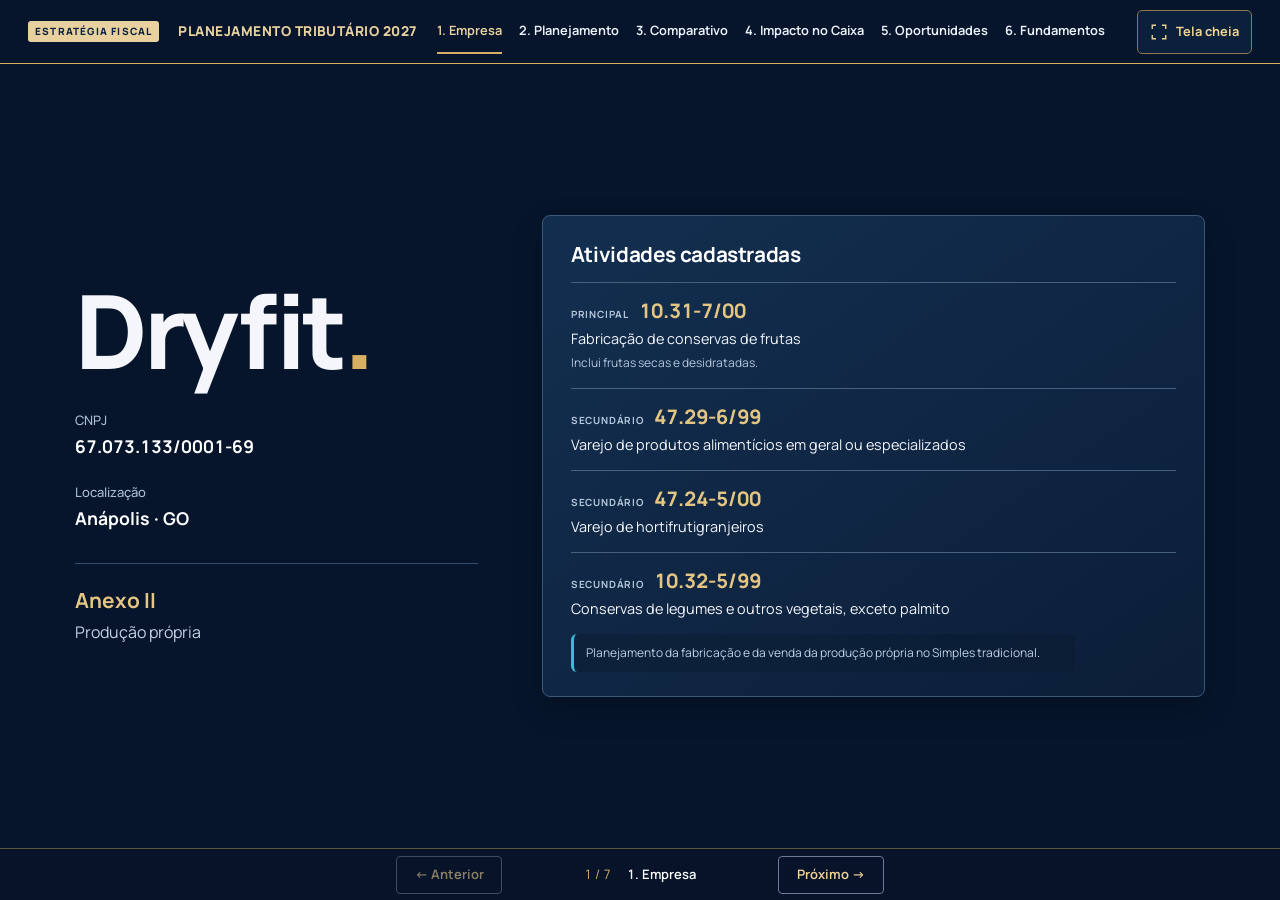
<file: index.html>
<!doctype html>
<html lang="pt-BR">
<head>
<meta charset="utf-8">
<meta name="viewport" content="width=device-width,initial-scale=1">
<meta name="theme-color" content="#081a34">
<link rel="icon" href="data:image/svg+xml,%3Csvg xmlns='http://www.w3.org/2000/svg' viewBox='0 0 32 32'%3E%3Crect width='32' height='32' rx='6' fill='%23081a34'/%3E%3Ctext x='7' y='24' fill='%23dfbb69' font-size='25'%3ED%3C/text%3E%3C/svg%3E">
<title>Planejamento Tributário 2027 · Apresentação Executiva Dryfit</title>
<link rel="stylesheet" href="./assets/css/painel_tributario.css">
<link rel="stylesheet" href="./assets/css/client_final.css">
<script src="./assets/js/three.global.js" defer></script><script src="./assets/js/painel_tributario.js" defer></script><script src="./assets/js/meeting_chart_3d.js" defer></script><script src="./assets/js/client_final.js" defer></script>
</head>
<body data-slide="empresa">

<header class="masthead">
  <a class="brand" href="#empresa">
    <span class="brand-badge">ESTRATÉGIA FISCAL</span>
    <span class="brand-name">PLANEJAMENTO TRIBUTÁRIO 2027</span>
  </a>
  <nav class="section-nav" aria-label="Navegação da apresentação">
    <a href="#empresa" aria-current="page">1. Empresa</a>
    <a href="#atuacao">2. Planejamento</a>
    <a href="#tributacao">3. Comparativo</a>
    <a href="#alternativas">4. Impacto no Caixa</a>
    <a href="#oportunidades">5. Oportunidades</a>
    <a href="#legislacao">6. Fundamentos</a>
    <a href="#tributos">7. Composição</a>
  </nav>
  <div id="fullscreenControl" class="fullscreen-control" hidden>
    <button type="button" id="fullscreenToggle" class="fullscreen-button" aria-label="Entrar em tela cheia" aria-pressed="false" title="Entrar em tela cheia">
      <svg viewBox="0 0 24 24" width="18" height="18" fill="none" stroke="currentColor" stroke-width="1.8" aria-hidden="true"><path d="M8 3H3v5M16 3h5v5M21 16v5h-5M8 21H3v-5"/></svg>
      <span id="fullscreenLabel">Tela cheia</span>
    </button>
    <p id="fullscreenMessage" class="fullscreen-message" role="status" hidden></p>
  </div>
</header>

<main class="page-width">

  <!-- SLIDE 1: EMPRESA E CNAES -->
  <section id="empresa" class="presentation-slide company-slide" data-slide><div class="company-identity"><h1 class="companywordmark">Dryfit<span>.</span></h1><div class="company-data"><div><span>CNPJ</span><strong>67.073.133/0001-69</strong></div><div><span>Localização</span><strong>Anápolis · GO</strong></div></div><div class="company-annexes"><div><strong>Anexo II</strong><span>Produção própria</span></div></div></div><div class="company-cnae"><h2>Atividades cadastradas</h2><div class="registered-cnae"><span>PRINCIPAL</span><strong>10.31-7/00</strong><p>Fabricação de conservas de frutas</p><small>Inclui frutas secas e desidratadas.</small></div><div class="registered-cnae"><span>SECUNDÁRIO</span><strong>47.29-6/99</strong><p>Varejo de produtos alimentícios em geral ou especializados</p></div><div class="registered-cnae"><span>SECUNDÁRIO</span><strong>47.24-5/00</strong><p>Varejo de hortifrutigranjeiros</p></div><div class="registered-cnae"><span>SECUNDÁRIO</span><strong>10.32-5/99</strong><p>Conservas de legumes e outros vegetais, exceto palmito</p></div><p class="cnae-note">Planejamento da fabricação e da venda da produção própria no Simples tradicional.</p></div></section>

  <!-- SLIDE 2: ESTRATÉGIA E PLANO DE AÇÃO -->
  <section id="atuacao" data-slide class="presentation-slide section-block" hidden>
    <div class="section-heading">
      <h2>Plano tributário da Dryfit para 2027</h2>
      <p><strong>Simples tradicional: regime definido para a Dryfit.</strong> Menor saída de caixa no cenário atual, com os impostos pagos em uma única guia.</p>
    </div>
    <div class="work-plan">
      <article>
        <span class="step-num">ETAPA 1</span>
        <h3>Cadastro fiscal dos produtos</h3>
        <p>Configurar matérias-primas e produtos acabados por <strong>NCM, composição e origem</strong>, com o cadastro fiscal adequado à fabricação.</p>
      </article>

      <article>
        <span class="step-num">ETAPA 2</span>
        <h3>Documentação e apuração</h3>
        <p>Emitir <strong>notas fiscais de entrada e saída</strong> conforme a operação, conferir compras de insumos e apurar as vendas da produção própria no Anexo II.</p>
      </article>

      <article>
        <span class="step-num">ETAPA 3</span>
        <h3>Benefício na produção própria</h3>
        <p>Aplicar a <strong>isenção de DIFAL</strong> às aquisições interestaduais de matérias-primas destinadas à produção própria.</p>
      </article>
    </div>
    <div class="plan-forecast" aria-label="Referência de recolhimento para 2027">
      <div><span>Receita mensal de referência</span><strong id="planRevenue">R$ 3.000,00</strong></div>
      <div><span>Imposto mensal da produção</span><strong id="planProduction">R$ 135,00</strong></div>
    </div>
    <p class="operation-footnote"><small>Se houver revenda de produtos adquiridos de terceiros, as receitas dessas vendas serão tributadas pelo Anexo I e apuradas separadamente da produção própria.</small></p>
  </section>

  <!-- SLIDE 3: COMPARATIVO DE RECOLHIMENTO -->
  <div class="page-title" hidden>
    <h1>Quanto a empresa recolhe por mês</h1>
    <p>Planejamento 2027 · indústria de alimentos · Anápolis / GO</p>
    <div class="company-meta">
      <span>CNPJ 67.073.133/0001-69</span>
      <span id="annexContext">Produção própria · Anexo II</span>
    </div>
  </div>

  <section id="tributacao" data-slide class="presentation-slide decision-stage" aria-label="Comparativo executivo de tributos" hidden>
    <aside class="controls">
      <div class="field">
        <label for="monthly">Receita mensal de referência</label>
        <output class="control-value" id="monthValue" for="monthly">R$ 3.000,00</output>
        <input id="monthly" type="range" min="3000" max="20000" step="500" value="3000">
        <div class="range-labels"><span>R$ 3 mil</span><span>R$ 15 mil</span><span>R$ 20 mil</span></div>
      </div>

      <div class="field activity-choice">
        <span class="field-label">Operação analisada</span>
        <div class="product-benefit-fixed"><strong>Fabricação própria · Anexo II</strong><span>Simples tradicional · alíquota inicial de 4,5%</span></div>
      </div>

      <div class="field product-choice">
        <span class="field-label">Frutas secas elegíveis</span>
        <div class="product-benefit-fixed"><strong>Redução de 60%</strong><span>Aplicada ao IBS/CBS por fora</span></div>
        <div class="segmented" role="group" aria-label="Tratamento fiscal dos produtos na reforma tributária" hidden>
          <button type="button" id="standardProduct" aria-pressed="false">Geral (11,3%)</button>
          <button type="button" id="foodProduct" aria-pressed="true">Redução 60%</button>
          <button type="button" id="zeroProduct" aria-pressed="false">Alíquota zero</button>
        </div>
        <p class="benefit-scope">Tratamento das frutas secas no cenário com IBS/CBS por fora.</p>
      </div>

      <button type="button" id="productsToggle" class="products-button" aria-haspopup="dialog">Produtos e NCMs analisados</button>

      <details class="history">
        <summary>Ajustar base acumulada (RBT12)</summary>
        <div class="segmented" role="group" aria-label="Base da receita acumulada">
          <button type="button" id="stable" aria-pressed="true">Receita constante</button>
          <button type="button" id="custom" aria-pressed="false">Informar RBT12</button>
        </div>
        <div id="rbtWrap" class="field" hidden>
          <label for="rbt">Receita acumulada em 12 meses</label>
          <output class="control-value" id="rbtValue" for="rbt">R$ 36.000,00</output>
          <input id="rbt" type="range" min="1000" max="360000" step="1000" value="36000">
        </div>
      </details>

      <button type="button" id="reset" class="reset-button">Voltar ao cenário inicial</button>
      <div id="inputError" role="alert" hidden></div>
    </aside>

    <div class="comparison-stage">
      <div class="comparison-heading">
        <h2>Simples tradicional e IBS/CBS por fora</h2>
        <div class="chart-credit-control">
          <label for="productCredit">Crédito estimado de IBS/CBS <output id="productCreditValue" for="productCredit" aria-live="polite">0%</output></label>
          <input id="productCredit" type="range" min="0" max="100" step="1" value="0" aria-describedby="productCreditHint">
          <span id="productCreditHint" class="credit-help">Parcela dos débitos coberta por créditos de entrada. Crédito exige nota idônea e liberação fiscal.</span>
        </div>
      </div>

      <!-- Comparação com composição do recolhimento por fora. -->
      <figure class="chart3d" aria-label="Comparação visual dos totais mensais com crédito estimado"><div class="columns"><div class="column-group integral"><div class="column-label"><h3>Simples tradicional</h3></div><div class="bar-space"><div class="tax-column" id="fullBar" style="--bar-height:139.45"><div class="column-total"><strong id="fullTotal">R$ 135,00</strong><span>/ mês</span><span class="column-rate" id="fullRate">4,50%</span></div></div></div><p class="chart-legend">DAS <strong id="fullDASshare">R$ 135,00</strong></p></div><div class="column-group external"><div class="column-label"><h3>IBS/CBS por fora</h3></div><div class="bar-space"><div class="tax-column" id="hybridBar" style="--bar-height:260"><div class="column-total"><strong id="hybridTotal">R$ 251,70</strong><span>/ mês</span><span class="column-rate" id="hybridRate">8,39%</span></div></div></div><p class="chart-legend"><span>DAS remanescente <strong id="hybridBase">R$ 116,10</strong></span><span>IBS/CBS líquido <strong id="hybridRegular">R$ 135,60</strong></span><span>Créditos estimados <strong id="productCreditAmount">R$ 0,00</strong></span></p></div></div><div class="chart-floor" aria-hidden="true"></div><figcaption class="estimate-note" id="scenarioLabel">Estimativa · créditos estimados: 0% · benefício só por fora</figcaption></figure>

      <div class="decision-message">
        <h3 id="decisionTitle">Impacto direto no caixa</h3>
        <p id="decisionText">Comparação de recolhimento sob os mesmos parâmetros de receita.</p>
        <strong id="monthlyGap">Diferença no pagamento: +R$ 116,70 / mês</strong>
      </div>

      <div class="tax-detail">
        <div>
          <span>CBS líquida</span>
          <strong id="cbsApplied">4,48%</strong>
          <small id="cbsAmount">R$ 134,40 / mês</small>
        </div>
        <div>
          <span>IBS líquida</span>
          <strong id="ibsApplied">0,04%</strong>
          <small id="ibsAmount">R$ 1,20 / mês</small>
        </div>
        <div>
          <span>Produto no híbrido</span>
          <strong id="reductionValue">Redução de 60%</strong>
          <small id="benefitProductHint">Frutas secas sem adição de açúcar</small>
        </div>
      </div>
      <p class="estimate-note">O controle simula créditos somente no IBS/CBS do regime regular; ele não altera o DAS do Simples tradicional.</p>
    </div>
  </section>

  <p id="statusText" class="sr-only" role="status" aria-live="polite"></p>

  <!-- SLIDE 4: IMPACTO NO CAIXA -->
  <section id="alternativas" data-slide class="presentation-slide section-block" hidden>
    <div class="section-heading">
      <h2>Efeito mensal no caixa</h2>
      <p><span id="comparisonScenario">Produção · Anexo II · Redução de 60%</span><br>Créditos conforme o percentual selecionado no comparativo.</p>
    </div>
    <div class="table-scroll" tabindex="0" role="region" aria-label="Tabela de faturamento e desembolso">
      <table class="comparison-table">
        <thead>
          <tr>
            <th scope="col">Receita Mensal</th>
            <th scope="col">Simples tradicional</th>
            <th scope="col">IBS/CBS por Fora</th>
            <th scope="col">Diferença Mensal</th>
            <th scope="col">Alíquota Efetiva Integral</th>
            <th scope="col">Alíquota Efetiva por Fora</th>
          </tr>
        </thead>
        <tbody id="comparisonRows"></tbody>
      </table>
    </div>
    <div class="regime-grid">
      <article>
        <h3>B2C · venda ao consumidor final</h3>
        <p>O preço dos produtos próprios e a margem da indústria consideram os tributos reunidos no DAS, conforme a faixa de faturamento.</p>
      </article>
      <article class="b2b-credit">
        <h3>B2B · venda a empresas</h3>
        <p><strong>Simples tradicional:</strong> imposto sobre o faturamento. Para o cliente B2B no regime regular, o crédito fica <strong>abaixo de 1% da venda</strong> nas faixas analisadas.</p>
        <p><strong>Simples com IBS/CBS por fora:</strong> esse cliente aproveita <strong>todo o IBS/CBS da nota</strong>, com crédito maior nas frutas secas tributadas.</p>
      </article>
      <article class="dryfit-credit">
        <h3>Créditos e documentação</h3>
        <p><strong>IBS/CBS por fora:</strong> a indústria aproveita créditos das compras elegíveis, comprovadas por nota fiscal.</p>
        <p><strong>Simples tradicional:</strong> não há desconto de créditos de IBS/CBS das compras.</p>
      </article>
    </div>
  </section>

  <!-- SLIDE 5: OPORTUNIDADES -->
  <section id="oportunidades" data-slide class="presentation-slide section-block" hidden>
    <div class="section-heading"><h2>Oportunidades na reforma tributária</h2><p>Redução de 60%, alíquota zero e créditos de IBS/CBS por produto.</p></div>
    <div class="opportunity-list">
      <article><div><h3>Maçã, damasco e ameixa secos</h3><span class="status">Redução de 60% · IBS/CBS</span></div><p>NCM 0813.30.00, 0813.10.00 e 0813.20.10/20, sem açúcar ou edulcorantes. No cenário regular de 2027: <strong>CBS estimada de 4,48% + IBS de 0,04%</strong>.</p></article>
      <article><div><h3>Coco dessecado</h3><span class="status">Alíquota zero · IBS/CBS</span></div><p>NCM 0801.11.00: <strong>CBS de 0% + IBS de 0%</strong> no regime regular. O DAS remanescente é devido no modelo por fora.</p></article>
      <article><div><h3>Créditos nas compras</h3><span class="status">Regime regular · notas fiscais</span></div><p>As notas fiscais das compras comprovam os créditos que podem reduzir IBS/CBS no regime regular, conforme as regras de aproveitamento.</p></article>
      <article><div><h3>Aplicação ao planejamento</h3><span class="status">Simples tradicional · decisão atual</span></div><p>As oportunidades acima estão demonstradas no comparativo com IBS/CBS por fora. As frutas secas e o coco analisados não têm monofasia de IBS/CBS. <strong>A Dryfit seguirá no Simples tradicional.</strong></p></article>
    </div>
    <button type="button" class="source-button" data-open-products>Consultar produtos e enquadramento</button>
  </section>

  <!-- SLIDE 6: FUNDAMENTO LEGAL -->
  <section id="legislacao" class="presentation-slide section-block legal-slide" data-slide hidden>
    <div class="section-heading"><h2>Fundamentos do planejamento</h2><p>Legislação e orientações oficiais consultadas em 12/11/2026.</p></div>
    <div class="legal-grid">
      <article><span class="law-label">Regime definido</span><h3>Simples tradicional</h3><p>Fabricação e venda da produção própria no Anexo II. Faixa determinada pelo faturamento acumulado.</p><strong>Recolhimento unificado no DAS</strong><a href="https://legis.senado.gov.br/norma/40180341/publicacao/40181429" target="_blank" rel="noopener noreferrer">LC 123/2006 e LC 214/2025 · art. 41</a></article>
      <article><span class="law-label">IBS/CBS por produto</span><h3>Frutas secas e coco dessecado</h3><p>Redução de 60% para frutas secas elegíveis e alíquota zero para coco dessecado. Aplicação no regime regular de IBS/CBS.</p><strong>Benefícios por NCM e composição</strong><a href="https://legis.senado.gov.br/norma/40180341/publicacao/40180967" target="_blank" rel="noopener noreferrer">LC 214 · Anexo VII</a><a href="https://legis.senado.gov.br/norma/40180341/publicacao/40181038" target="_blank" rel="noopener noreferrer">LC 214 · Anexo XV</a></article>
      <article><span class="law-label">ICMS no Simples · Goiás</span><h3>Tributação das vendas</h3><p>A isenção geral de hortifrutícolas não é aplicável à parcela do ICMS no DAS. Os NCMs analisados não constam da lista vigente de ST por produto.</p><strong>Manter o ICMS no DAS</strong><a href="https://orientacaotributaria.economia.go.gov.br/spo-web/perguntasfrequentes/perguntafrequente/20872" target="_blank" rel="noopener noreferrer">Economia/GO · orientação 20872</a></article>
      <article><span class="law-label">Compras interestaduais · Goiás</span><h3>Dispensa e isenção do DIFAL-SN</h3><p>Dispensa na faixa de receita analisada. Isenção para matéria-prima empregada na fabricação, nos termos da norma estadual.</p><strong>Redução do custo de entrada</strong><a href="https://appasp.economia.go.gov.br/legislacao/arquivos/Rcte/Anexos/ANEXO_20_DA_APURACAO_E_DO_PAGAMENTO_DO_ICMS_DIFAL_SN.htm" target="_blank" rel="noopener noreferrer">RCTE/GO · Anexo XX, art. 2º, IV</a><a href="https://appasp.economia.go.gov.br/legislacao/arquivos/Decretos/D_10611.htm" target="_blank" rel="noopener noreferrer">Anexo IX · art. 6º, CXXIV</a></article>
    </div>
    <button type="button" id="legalToggle" class="source-button">Consultar parecer e memória de cálculo</button>
  </section>
<!-- SLIDE 7: COMPOSIÇÃO DOS TRIBUTOS -->
  <section id="tributos" class="presentation-slide section-block" data-slide hidden>
    <div class="section-heading">
      <h2>Composição dos Tributos</h2>
      <p><span id="taxTableActivityRef">Produção · Anexo II</span> · receita <span id="taxTableMonthRef">R$ 3.000,00</span>.</p>
    </div>
    <div class="table-scroll">
      <table class="tax-table">
        <thead>
          <tr>
            <th scope="col">Tributo</th>
            <th scope="col">Simples tradicional<br>Alíquota Efetiva</th>
            <th scope="col">Valor no DAS</th>
            <th scope="col">IBS/CBS por Fora<br>Alíquota Efetiva</th>
            <th scope="col">Valor Recolhido</th>
            <th scope="col">Forma de Recolhimento</th>
          </tr>
        </thead>
        <tbody id="taxRows"></tbody>
        <tfoot>
          <tr>
            <th>Total Mensal</th>
            <td id="taxFullRate"></td>
            <td id="taxFullAmount"></td>
            <td id="taxHybridRate"></td>
            <td id="taxHybridAmount"></td>
            <td>DAS único / DAS e apuração regular</td>
          </tr>
        </tfoot>
      </table>
    </div>
    <div class="tax-explanation">
      <p><strong>Simples tradicional:</strong> recolhimento dos tributos da atividade no DAS, com a composição prevista no anexo correspondente.</p>
      <p><strong>IBS/CBS por fora:</strong> DAS remanescente somado ao IBS/CBS após o tratamento do produto e os créditos selecionados.</p>
    </div>
  </section>

  </main>

<!-- DIALOGS -->
<dialog id="legalDialog" class="products-dialog" aria-labelledby="legalTitle">
  <div class="dialog-heading">
    <h2 id="legalTitle">Parecer técnico e memória de cálculo</h2>
    <button type="button" id="closeLegal">Fechar</button>
  </div>
  <div class="detail-content">
    <p>Simulação elaborada sob a legislação vigente (LC 123/2006 e LC 214/2025) para o ano de 2027.</p>
    <p><strong>Produção própria:</strong> Anexo II, com alíquota inicial de 4,5%; a RBT12 determina a faixa. O comparativo apresenta a fabricação e a venda dos produtos da indústria.</p>
    <p><strong>Benefício por produto:</strong> a redução de 60% e a alíquota zero da LC 214 são aplicadas somente aos débitos de IBS/CBS do regime regular por fora. Não reduzem o DAS integral. Fundamento: LC 214, art. 41, §§ 2º e 3º, e <a href="https://www.planalto.gov.br/ccivil_03/leis/lcp/lcp123.htm#art24" target="_blank" rel="noopener noreferrer">LC 123, art. 24, § 1º</a>.</p>
    <p><strong>Monofasia na atividade apresentada:</strong> frutas secas e coco não integram a lista de combustíveis do art. 172 da LC 214/2025. Portanto, não há redução por monofasia de IBS/CBS para esses produtos. NCM e composição definem o tratamento do produto.</p>
    <p><strong>Créditos no regime regular:</strong> exigem compra elegível e nota fiscal idônea. <strong>Mercadoria comprada sem nota fiscal idônea não gera crédito apropriável.</strong> O aproveitamento segue as condições de recolhimento ou compensação do tributo e as exceções previstas no art. 48. Fundamento: LC 214, arts. 47–48.</p>
    <p><strong>Crédito do comprador B2B:</strong> a Dryfit não apropria créditos de entrada de IBS/CBS no DAS. O comprador que apura IBS/CBS no regime regular, inclusive optante pelo Simples com esses tributos por fora, pode aproveitar crédito limitado ao IBS/CBS devido pela Dryfit no Simples. O comprador com IBS/CBS no DAS não tem esse aproveitamento. Exigem-se aquisição elegível, nota fiscal eletrônica idônea e as condições dos arts. 47–48 da LC 214/2025, especialmente art. 47, § 9º, I e II.</p>
    <p><strong>Percentuais de crédito em 2027:</strong> no Anexo II, nas faixas abrangidas pela simulação, a CBS representa 13,85% do DAS e o IBS, 0,15% do DAS. Na faixa inicial, 4,5% × 13,85% = 0,62325% da venda em CBS; 4,5% × 0,15% = 0,00675% em IBS. Total: 0,63% da venda, ou R$ 6,30 em R$ 1.000. O cálculo acompanha a alíquota efetiva selecionada e não considera o DAS inteiro como crédito. Fundamento: LC 214/2025, Anexo XIX, tabela do Anexo II para 2027–2028. Valores ilustrativos; a apropriação utiliza os valores da operação fiscal.</p>
    <p><strong>ICMS em Goiás — vendas:</strong> para os NCMs 0813.10.00, 0813.20.10/20, 0813.30.00 e 0801.11.00, as operações usuais de venda da produção própria analisadas não estão na lista vigente de substituição pelas operações posteriores por produto. RCTE/GO, Anexo VIII, art. 32 e Apêndice II. A antiga lista do Apêndice X vigorou até 30/06/2007 e não fundamenta o enquadramento atual. Cadeias especiais de franquia, marketing direto e operações com outros destinos seguem suas próprias regras.</p>
    <p><strong>ICMS em Goiás — DAS:</strong> a orientação oficial 20872 da Economia/GO informa que a isenção geral para hortifrutícolas não abrange as saídas próprias do optante pelo Simples. Os benefícios gerais não autorizam excluir ICMS do DAS da Dryfit. A análise mantém o componente estadual.</p>
    <p><strong>DIFAL-SN nas entradas:</strong> RCTE/GO, Anexo XX, art. 2º, IV: compras abrangidas pela norma são dispensadas quando a receita acumulada é de até 10% do sublimite aplicável, equivalentes a R$ 360 mil com sublimite de R$ 3,6 milhões. A faixa anualizada apresentada, de R$ 36 mil a R$ 240 mil, está dentro do limite. No início de atividade, aplica-se a regra proporcional do dispositivo. A dispensa não alcança automaticamente compras para uso, consumo ou ativo imobilizado.</p>
    <p><strong>Matéria-prima da fabricação:</strong> Anexo IX, art. 6º, CXXIV: aquisições interestaduais empregadas na fabricação de nova espécie de mercadoria têm isenção do diferencial, observadas as exclusões do próprio dispositivo. Quando houver DIFAL-SN devido nas operações abrangidas, os arts. 3º e 4º do Anexo XX autorizam o cálculo reduzido previsto na norma. O benefício das entradas não altera a composição do DAS das vendas.</p>
    <p><strong>Alíquotas estimadas:</strong> referência CBS de 11,3% estimada pelo TCU, com redução transitória de 0,1 ponto: CBS 11,2% + IBS 0,1%. Com redução de 60%: CBS 4,48% e IBS 0,04%. <a href="https://portal.tcu.gov.br/imprensa/noticias/tcu-calcula-aliquota-de-referencia-de-113-para-novo-tributo-sobre-consumo" target="_blank" rel="noopener noreferrer">Estimativa oficial do TCU</a>.</p>
    <p><strong>Base do comparativo:</strong> receita mensal usada como base ilustrativa dos débitos de IBS/CBS; o controle desconta o percentual estimado de créditos informado. No cenário atual de referência, o crédito é 0%. A apuração fiscal utiliza as bases e os créditos efetivamente comprovados.</p>
    <p><strong>Tabela 2027–2028:</strong> <a href="https://legis.senado.gov.br/norma/40180341/publicacao/40181111" target="_blank" rel="noopener noreferrer">Anexo II · indústria</a>. O comparativo adota receita mensal constante para demonstrar o recolhimento da produção própria; a regra de início de atividade considera a receita proporcional acumulada.</p>
    <p><strong>Prazo IBS/CBS em 2027:</strong> para o primeiro semestre, a Receita informou opção até 30/10/2026 e cancelamento entre 03/11 e 20/12/2026. O planejamento apresentado mantém IBS/CBS no recolhimento do Simples tradicional. <a href="https://www.gov.br/receitafederal/pt-br/assuntos/noticias/2026/setembro/simples-nacional-2027-entenda-os-novos-prazos-e-faca-sua-escolha-com-consciencia-e-tranquilidade/" target="_blank" rel="noopener noreferrer">Receita Federal · prazos de 2027</a>. A apresentação não formaliza opção tributária.</p>
  </div>
</dialog>

<dialog id="productsDialog" class="products-dialog" aria-labelledby="productsTitle">
  <div class="dialog-heading">
    <div>
      <h2 id="productsTitle">Produtos analisados e classificação fiscal</h2>
      <p>Produtos analisados · tratamentos de IBS/CBS no regime regular.</p>
    </div>
    <button type="button" id="closeProducts">Fechar</button>
  </div>
  <div id="productCatalog" class="product-catalog">
    <article>
      <div>
        <h3>Maçã Desidratada</h3>
        <p>NCM 0813.30.00 · Sem adição de açúcar</p>
      </div>
      <div>
        <span>Redução de 60%</span>
        <strong>CBS 4,48% · IBS 0,04%</strong>
      </div>
      <button type="button" data-benefit="reduced" data-product="Maçã seca sem açúcar">Ver no comparativo</button>
    </article>

    <article>
      <div>
        <h3>Damasco Seco</h3>
        <p>NCM 0813.10.00 · Sem adição de açúcar</p>
      </div>
      <div>
        <span>Redução de 60%</span>
        <strong>CBS 4,48% · IBS 0,04%</strong>
      </div>
      <button type="button" data-benefit="reduced" data-product="Damasco seco sem açúcar">Ver no comparativo</button>
    </article>

    <article>
      <div>
        <h3>Ameixa Seca</h3>
        <p>NCM 0813.20.10 com caroço / 0813.20.20 sem caroço</p>
      </div>
      <div>
        <span>Redução de 60%</span>
        <strong>CBS 4,48% · IBS 0,04%</strong>
      </div>
      <button type="button" data-benefit="reduced" data-product="Ameixa seca sem açúcar">Ver no comparativo</button>
    </article>

    <article class="zero-product">
      <div>
        <h3>Coco Dessecado</h3>
        <p>NCM 0801.11.00 · Sem edulcorantes</p>
      </div>
      <div>
        <span>Alíquota Zero Específica</span>
        <strong>CBS 0,00% · IBS 0,00%</strong>
      </div>
      <p class="zero-info">Alíquota zero de IBS e CBS.</p>
    </article>
  </div>

  <div class="product-conditions">
    <h3>Requisitos para a Redução de 60%:</h3>
    <ul>
      <li>Sem adição de açúcar ou outros edulcorantes; NCM e composição compatíveis com os produtos beneficiados.</li>
      <li>Respeitar as exclusões de nozes, castanhas e frutas não regionais; misturas exigem análise de todos os componentes.</li>
      <li>Benefício na apuração regular de IBS/CBS, após opção pelo modelo por fora. O DAS integral não muda.</li>
    </ul>
  </div>
  <button type="button" id="applyFoodBenefit" class="apply-benefit">Aplicar Redução de 60%</button>
</dialog>

<div class="mobile-summary" aria-label="Resumo do comparativo">
  <div>
    <span>Simples tradicional</span>
    <strong id="mobileFull">R$ 135,00</strong>
  </div>
  <div>
    <span>IBS/CBS por Fora</span>
    <strong id="mobileHybrid">R$ 251,70</strong>
  </div>
</div>

<footer class="slide-controls">
  <button type="button" id="prevSlide" aria-label="Slide anterior">← Anterior</button>
  <div class="slide-indicator">
    <span id="slideCount">1 / 7</span>
    <strong id="slideTitle">1. Empresa</strong>
  </div>
  <button type="button" id="nextSlide" aria-label="Próximo slide">Próximo →</button>
</footer>

</body>
</html>
</file>
<file: assets/css/painel_tributario.css>
@layer reset, base, components, responsive, print;

@layer reset {
  *, *::before, *::after { box-sizing: border-box; }
  html { scroll-behavior: smooth; }
  body, h1, h2, h3, p, figure, fieldset, dl, dd, ol { margin: 0; }
  button, input, select { font: inherit; }
  button { color: inherit; }
  [hidden] { display: none !important; }
}

@layer base {
  :root {
    color-scheme: light;
    --page: #f4f6f8;
    --paper: #fff;
    --paper-warm: #fbfaf6;
    --ink: #14263d;
    --muted: #526276;
    --line: #dce2e9;
    --soft: #edf1f5;
    --navy: #081a34;
    --navy-deep: #06152b;
    --navy-raised: #102746;
    --navy-line: #29425f;
    --on-navy: #f5f6f7;
    --on-navy-muted: #c4cfda;
    --gold: #d6af64;
    --gold-soft: #e8d19f;
    --blue: #64bad2;
    --blue-deep: #367f9e;
    --success: #2b755d;
    --success-soft: #e7f1eb;
    --warning: #995323;
    --warning-soft: #fbf0df;
    --error: #a1262d;
    --error-soft: #fff0f0;
    --focus: #2b718c;
    --radius: 14px;
    font-family: "Segoe UI Variable", "Aptos", Inter, system-ui, sans-serif;
    color: var(--ink);
    background: var(--page);
    font-size: 16px;
    font-synthesis: none;
    text-rendering: optimizeLegibility;
  }

  body { min-width: 320px; line-height: 1.55; -webkit-font-smoothing: antialiased; }
  ::selection { color: var(--navy); background: var(--gold-soft); }
  a { color: #1b6385; text-underline-offset: .2em; text-decoration-thickness: 1px; }
  a:hover { text-decoration-thickness: 2px; }
  button, select, summary { cursor: pointer; }
  button { touch-action: manipulation; }
  input, select, output, strong, td, dd { font-variant-numeric: tabular-nums; }
  input { caret-color: var(--navy); }
  button:disabled, input:disabled { opacity: .56; cursor: not-allowed; }
  :focus-visible { outline: 3px solid var(--focus); outline-offset: 3px; }

  h1 { font-size: 2.25rem; line-height: 1.12; font-weight: 680; letter-spacing: -.03em; }
  h2 { font-size: 1.25rem; line-height: 1.3; font-weight: 680; letter-spacing: -.018em; }
  h3 { font-size: 1rem; line-height: 1.35; font-weight: 660; letter-spacing: -.01em; }
  p { max-width: 72ch; }
  .page-width { width: min(1320px, calc(100% - 64px)); margin-inline: auto; }
  .hint { color: var(--muted); font-size: .8125rem; line-height: 1.55; }
  .sr-only { position: absolute; width: 1px; height: 1px; padding: 0; margin: -1px; overflow: hidden; clip: rect(0,0,0,0); white-space: nowrap; border: 0; }
  .skip { position: absolute; z-index: 30; top: -80px; left: 20px; padding: 12px 16px; background: var(--paper); color: var(--navy); border: 1px solid var(--line); border-radius: 6px; }
  .skip:focus { top: 12px; }
}

@layer components {
  .masthead { display: flex; align-items: center; justify-content: space-between; gap: 22px; min-height: 68px; border-bottom: 1px solid var(--line); }
  .brand { display: flex; align-items: center; gap: 11px; min-width: 0; color: var(--navy); }
  .brand-symbol { width: 30px; height: 30px; flex: none; stroke: #a77b2e; stroke-width: 1.8; fill: none; }
  .brand-name { font-size: .875rem; font-weight: 680; letter-spacing: .005em; }
  .header-actions { display: flex; align-items: center; gap: 14px; }
  .header-actions button { min-height: 44px; padding: 9px 15px; border: 1px solid #c7d1dc; border-radius: 6px; background: var(--paper); color: var(--navy); font-size: .8125rem; font-weight: 620; }
  .header-actions button:hover { border-color: #a77b2e; background: #fbf8f0; }

  .section-nav { display: flex; align-items: center; gap: 27px; min-height: 48px; border-bottom: 1px solid var(--line); overflow-x: auto; scrollbar-width: none; }
  .section-nav::-webkit-scrollbar { display: none; }
  .section-nav a { display: inline-flex; align-items: center; min-height: 44px; flex: none; color: #43566e; text-decoration: none; font-size: .8125rem; font-weight: 580; }
  .section-nav a:hover { color: #8a6322; }

  .page-title { padding-block: clamp(25px, 3.5vw, 42px) clamp(24px, 3vw, 36px); }
  .page-title h1 { color: var(--navy); }
  .page-title>p { margin-top: 8px; color: var(--muted); font-size: .9375rem; }
  .company-meta { display: flex; flex-wrap: wrap; gap: 8px 18px; margin-top: 14px; color: #43566e; font-size: .8125rem; }
  .company-meta>*+* { position: relative; }
  .company-meta>*+*::before { content: ""; position: absolute; left: -10px; top: .4em; width: 1px; height: .9em; background: #b9c3ce; }

  .decision-stage { display: grid; grid-template-columns: minmax(285px, .76fr) minmax(0, 1.64fr); align-items: stretch; overflow: hidden; border: 1px solid #c8d1dc; border-radius: var(--radius); background: var(--navy); box-shadow: 0 14px 38px #10274412; }
  .controls { min-width: 0; padding: clamp(22px, 2.4vw, 32px); background: var(--paper-warm); border-right: 1px solid var(--line); }
  .controls h2 { margin-bottom: 23px; color: var(--navy); }
  .field { min-width: 0; }
  .field+.field { margin-top: 23px; }
  .field label { display: flex; align-items: baseline; justify-content: space-between; gap: 10px; margin-bottom: 5px; color: #34455a; font-size: .8125rem; font-weight: 640; }
  .control-value { display: block; color: var(--navy); font-size: 1.75rem; font-weight: 690; line-height: 1.16; letter-spacing: -.025em; }
  .control-value output { color: inherit; }
  .range-labels { display: flex; justify-content: space-between; gap: 12px; color: #5b6a7d; font-size: .75rem; line-height: 1.35; }
  .field .hint { margin-top: 5px; }

  input[type="range"] { --range-color: #a47a2e; display: block; width: 100%; min-width: 0; min-height: 44px; margin: 7px 0 0; padding: 0; appearance: none; background: transparent; accent-color: var(--range-color); cursor: pointer; touch-action: pan-y; }
  input[type="range"]::-webkit-slider-runnable-track { height: 5px; border: 0; border-radius: 99px; background: #d7dde2; }
  input[type="range"]::-webkit-slider-thumb { width: 19px; height: 19px; margin-top: -7px; appearance: none; border: 3px solid #fff; border-radius: 50%; background: var(--range-color); box-shadow: 0 0 0 1px var(--range-color), 0 2px 5px #081a3426; }
  input[type="range"]::-moz-range-track { height: 5px; border: 0; border-radius: 99px; background: #d7dde2; }
  input[type="range"]::-moz-range-progress { height: 5px; border-radius: 99px; background: var(--range-color); }
  input[type="range"]::-moz-range-thumb { width: 13px; height: 13px; border: 3px solid #fff; border-radius: 50%; background: var(--range-color); box-shadow: 0 0 0 1px var(--range-color), 0 2px 5px #081a3426; }
  input[type="range"]:focus-visible { outline: 0; }
  input[type="range"]:focus-visible::-webkit-slider-thumb { box-shadow: 0 0 0 4px #2b718c36, 0 0 0 6px var(--focus); }
  input[type="range"]:focus-visible::-moz-range-thumb { box-shadow: 0 0 0 4px #2b718c36, 0 0 0 6px var(--focus); }

  .segmented { display: grid; grid-template-columns: 1fr 1fr; gap: 4px; margin-top: 8px; padding: 4px; border: 1px solid #d7dde3; border-radius: 7px; background: #eef1f4; }
  .segmented button, .product-choice button { min-width: 0; min-height: 44px; padding: 8px 9px; border: 1px solid transparent; border-radius: 5px; background: transparent; color: #536378; text-align: center; font-size: .75rem; line-height: 1.35; font-weight: 560; }
  .segmented button:hover, .product-choice button:hover { color: var(--navy); background: #f9fafb; }
  .segmented button[aria-pressed="true"], .product-choice button[aria-pressed="true"] { border-color: #d3c194; background: #fffdf8; color: #684d1c; font-weight: 680; box-shadow: 0 1px 3px #081a3414; }
  #rbtWrap { margin-top: 18px; }
  .product-choice { display: grid; grid-template-columns: 1fr 1fr; gap: 7px; margin-top: 20px; padding-top: 17px; border-top: 1px solid #dce2e4; }
  .product-choice button { border-color: #d7dde3; background: #fff; }
  .product-choice button[aria-pressed="true"] { border-color: #b99b5e; background: #fbf8f0; }
  .controls .hint { color: #566578; }
  .controls .field>.hint { margin-top: 5px; }
  .input-error { margin-top: 13px; padding: 10px 12px; border: 1px solid #e7b7b7; border-radius: 6px; color: var(--error); background: var(--error-soft); font-size: .8125rem; }

  .comparison-stage { min-width: 0; padding: clamp(24px, 3.4vw, 44px); color: var(--on-navy); background: var(--navy); }
  .comparison-stage :focus-visible { outline-color: var(--gold-soft); }
  .comparison-heading { display: flex; align-items: end; justify-content: space-between; gap: 20px; padding-bottom: 17px; border-bottom: 1px solid var(--navy-line); }
  .comparison-heading h2 { color: var(--on-navy); font-size: 1.25rem; }
  .comparison-heading p { margin-top: 5px; color: var(--on-navy-muted); font-size: .8125rem; }
  .chart-credit-control { display: grid; width: min(100%, 250px); flex: 0 0 auto; gap: 2px; padding: 6px 10px; border: 1px solid #39516b; border-radius: 6px; background: #0b2039; }
  .chart-credit-control label { display: flex; align-items: center; justify-content: space-between; gap: 8px; margin: 0; color: var(--on-navy); font-size: .75rem; font-weight: 640; }
  .chart-credit-control output { color: var(--gold-soft); font-size: .875rem; font-weight: 750; font-variant-numeric: tabular-nums; }
  .chart-credit-control input[type="range"] { --range-color: var(--gold); min-height: 28px; margin: 0; }
  .chart-credit-control input[type="range"]::-webkit-slider-runnable-track { background: #52677f; }
  .credit-help { color: #c3d0d9; font-size: .68rem; line-height: 1.35; }

  .chart3d { padding-top: 24px; }
  .columns { display: grid; grid-template-columns: repeat(2, minmax(0, 1fr)); align-items: end; gap: clamp(28px, 7vw, 76px); min-height: 360px; padding: 0 clamp(10px, 5vw, 56px); }
  .column-group { display: grid; grid-template-rows: auto auto auto 1fr; align-items: end; justify-items: center; min-width: 0; height: 100%; }
  .column-label { width: 100%; min-height: 42px; color: var(--on-navy); text-align: center; }
  .column-label h3 { font-size: .875rem; font-weight: 620; }
  .column-total { display: block; margin-top: 3px; color: var(--gold-soft); font-size: 1.25rem; line-height: 1.25; font-weight: 690; letter-spacing: -.015em; text-align: center; }
  .column-rate { display: block; margin-top: 3px; color: var(--on-navy-muted); font-size: .75rem; text-align: center; }
  .bar-space { position: relative; display: flex; align-items: end; justify-content: center; width: 100%; height: 292px; margin-top: 14px; }
  .tax-column { position: relative; z-index: 1; display: flex; flex-direction: column; justify-content: flex-start; width: clamp(62px, 8vw, 92px); height: calc(var(--bar-height, 220) * 1px); max-height: 280px; min-height: 18px; overflow: visible; border: 1px solid #ffffff1f; background: #347d96; transform: translateX(-7px); transform-origin: bottom center; }
  .column-group.integral .tax-column { background: #347d96; }
  .column-group.external .tax-column { background: #ae8745; }
  .bar-segment { display: block; flex: 0 0 auto; width: 100%; min-height: 0; }
  .bar-segment.base { height: var(--das-height, 0%); background: var(--blue); }
  .bar-segment.regular { height: var(--regular-height, 0%); background: var(--gold); }
  .column-group.external .bar-segment.base { background: #77bfd0; }
  .column-group.external .bar-segment.regular { background: #d6af64; }
  .tax-column::before, .tax-column::after { position: absolute; z-index: -1; content: ""; pointer-events: none; }
  .tax-column::before { inset: -8px 0 auto 0; height: 8px; clip-path: polygon(0 100%, 9px 0, 100% 0, calc(100% - 9px) 100%); background: #9ad2df; }
  .tax-column::after { top: 0; right: -14px; width: 14px; height: 100%; clip-path: polygon(0 0, 100% 8px, 100% 100%, 0 calc(100% - 8px)); background: #225970; }
  .column-group.external .tax-column::before { background: #e8d19f; }
  .column-group.external .tax-column::after { background: #806432; }
  .chart-floor { width: 100%; height: 1px; margin-top: -1px; background: #6d8094; }
  .chart-legend { display: flex; flex-wrap: wrap; justify-content: center; gap: 9px 22px; margin-top: 20px; color: var(--on-navy-muted); font-size: .75rem; }
  .chart-legend>* { display: inline-flex; align-items: center; gap: 7px; }
  .chart-legend i { width: 9px; height: 9px; border-radius: 2px; background: var(--blue); }
  .chart-legend .regular-key i { background: var(--gold); }

  .decision-message { display: grid; grid-template-columns: minmax(0, 1fr) auto; align-items: center; gap: 20px; margin-top: 26px; padding: 19px 0 2px; border-top: 1px solid var(--navy-line); }
  .decision-message h3 { color: var(--gold-soft); font-size: .9375rem; }
  .decision-message p { margin-top: 5px; color: var(--on-navy-muted); font-size: .8125rem; }
  .breakeven { display: grid; gap: 3px; justify-items: end; padding-left: 20px; border-left: 1px solid var(--navy-line); text-align: right; }
  .breakeven span { color: var(--on-navy-muted); font-size: .75rem; }
  .breakeven strong { color: var(--gold-soft); font-size: 1.25rem; line-height: 1.2; }
  .estimate-note { margin-top: 16px; color: #c3d0d9; font-size: .75rem; }

  section#alternativas, section#oportunidades, section#atuacao { scroll-margin-top: 20px; }
  #alternativas { padding-top: clamp(40px, 6vw, 70px); }
  .section-heading { display: flex; align-items: end; justify-content: space-between; gap: 24px; margin-bottom: 17px; }
  .section-heading h2 { color: var(--navy); font-size: 1.4rem; }
  .section-heading p { max-width: 48ch; color: var(--muted); font-size: .875rem; }
  .table-scroll { overflow-x: auto; border: 1px solid var(--line); border-radius: 8px; background: var(--paper); scrollbar-color: #8b9aaa #e9edf1; scrollbar-width: thin; }
  table { width: 100%; min-width: 650px; border-collapse: collapse; background: var(--paper); font-size: .8125rem; }
  th, td { padding: 13px 15px; border-bottom: 1px solid #e5e9ed; text-align: left; vertical-align: top; }
  thead th { color: #4e5f73; background: #f1f3f5; font-size: .75rem; font-weight: 660; letter-spacing: .025em; white-space: nowrap; }
  tbody tr:last-child th, tbody tr:last-child td { border-bottom: 0; }
  tbody th { color: var(--navy); font-weight: 660; }
  tbody tr:hover { background: #f8f9fa; }
  .table-scroll:focus-visible { outline-offset: 2px; }
  .section-heading+.table-scroll { margin-top: 4px; }
  #alternativas>.hint { margin-top: 10px; }

  .regime-grid { display: grid; grid-template-columns: repeat(3, minmax(0, 1fr)); gap: 0 28px; margin-top: 27px; border-top: 1px solid #cfd7df; }
  .regime-grid article { min-width: 0; padding: 20px 0 16px; border-bottom: 1px solid #dfe4e9; }
  .regime-grid h3 { color: var(--navy); font-size: .9375rem; }
  .regime-grid p { margin-top: 7px; color: #4d5d71; font-size: .8125rem; line-height: 1.55; }
  .regime-grid .status { display: inline-flex; margin-top: 10px; color: #315f50; font-size: .75rem; font-weight: 640; }
  .regime-grid .status::before { content: ""; width: 7px; height: 7px; margin: .42em 7px 0 0; flex: none; border-radius: 50%; background: #5c9677; }
  .regime-grid .status.caution { color: #845823; }
  .regime-grid .status.caution::before { background: var(--gold); }

  #oportunidades { padding-top: clamp(40px, 6vw, 68px); }
  .opportunity-list { border-top: 1px solid #cfd7df; }
  .opportunity-list article { display: grid; grid-template-columns: 32px minmax(0, 1fr); gap: 12px; padding: 19px 0; border-bottom: 1px solid #dfe4e9; }
  .opportunity-number { padding-top: 1px; color: #9b762f; font-size: .75rem; font-weight: 680; font-variant-numeric: tabular-nums; }
  .opportunity-list h3 { color: var(--navy); }
  .opportunity-list p { margin-top: 5px; color: #4d5d71; font-size: .875rem; }
  .opportunity-list .status { display: inline-flex; align-items: center; min-height: 25px; margin-top: 8px; padding: 2px 8px; border: 1px solid #d4dfd8; border-radius: 4px; color: #315f50; background: #f2f7f3; font-size: .75rem; font-weight: 620; }
  .opportunity-list .status.caution { border-color: #e5d5b2; color: #79571d; background: #fbf8f0; }

  #atuacao { padding-top: clamp(40px, 6vw, 68px); }
  .work-plan { display: grid; grid-template-columns: repeat(3, minmax(0, 1fr)); gap: 26px; margin-top: 18px; padding-top: 20px; border-top: 1px solid #cfd7df; }
  .work-plan article { min-width: 0; }
  .work-plan h3 { color: var(--navy); }
  .work-plan p { margin-top: 6px; color: #4d5d71; font-size: .8125rem; }
  .closing-line { margin-top: 28px; padding: 15px 0; border-top: 1px solid #cfd7df; border-bottom: 1px solid #cfd7df; color: var(--navy); font-size: 1rem; font-weight: 650; }

  .technical-notes { margin-top: 22px; border-top: 1px solid #cfd7df; }
  .technical-notes details { border-bottom: 1px solid #dfe4e9; }
  .technical-notes summary { display: flex; align-items: center; justify-content: space-between; gap: 18px; min-height: 56px; padding-block: 14px; color: #273a52; font-size: .875rem; font-weight: 620; list-style: none; cursor: pointer; }
  .technical-notes summary::-webkit-details-marker { display: none; }
  .technical-notes summary::after { content: "+"; color: #906a28; font-size: 1.25rem; font-weight: 400; }
  .technical-notes details[open] summary::after { content: "−"; }
  .technical-notes summary:hover { color: #8a6322; }
  .detail-content { max-width: 80ch; padding: 0 0 20px; color: #43546a; font-size: .875rem; }
  .detail-content p+p, .detail-content ul+p { margin-top: 10px; }
  .detail-content ul, .detail-content ol { padding-left: 21px; }
  .detail-content li+li { margin-top: 6px; }
  .foot { display: flex; justify-content: space-between; gap: 18px; margin-top: 30px; padding-block: 19px 28px; border-top: 1px solid var(--line); color: var(--muted); font-size: .8125rem; }

  .presenter-notes:not([hidden]) { position: fixed; z-index: 20; inset: 0 0 0 auto; display: block; width: min(440px, 100vw); overflow-y: auto; padding: 28px; border-left: 1px solid #b5c1ce; background: var(--paper-warm); box-shadow: -18px 0 54px #081a342c; }
  .presenter-notes button#closeNotes { display: inline-flex; align-items: center; justify-content: center; min-width: 44px; min-height: 44px; margin-bottom: 22px; padding: 8px 13px; border: 1px solid #c7d1dc; border-radius: 6px; color: var(--navy); background: var(--paper); }
  .presenter-notes ol { padding-left: 22px; color: #43546a; }
  .presenter-notes li { padding: 0 0 14px 4px; }
  .mobile-summary { display: none; }
}

@layer responsive {
  @media (max-width: 1080px) {
    .page-width { width: calc(100% - 48px); }
    .decision-stage { grid-template-columns: minmax(265px, .78fr) minmax(0, 1.42fr); }
    .controls { padding: 22px; }
    .comparison-stage { padding: 28px; }
    .columns { gap: 30px; padding-inline: 12px; }
    .results strong { font-size: 1.35rem; }
  }

  @media (max-width: 820px) {
    .decision-stage { grid-template-columns: 1fr; }
    .controls { display: grid; grid-template-columns: repeat(2, minmax(0, 1fr)); gap: 18px 24px; border-right: 0; border-bottom: 1px solid var(--line); }
    .controls h2 { grid-column: 1 / -1; margin-bottom: 0; }
    .field+.field, #rbtWrap { margin-top: 0; }
    .product-choice { grid-column: 1 / -1; margin-top: 0; }
    .comparison-stage { padding: 30px; }
    .columns { max-width: 650px; margin-inline: auto; }
    .regime-grid { gap: 0 20px; }
    .work-plan { gap: 19px; }
  }

  @media (max-width: 600px) {
    .page-width { width: calc(100% - 32px); }
    .masthead { min-height: 60px; }
    .brand { gap: 8px; }
    .brand-symbol { width: 25px; height: 25px; }
    .brand-name { font-size: .75rem; }
    .header-actions { gap: 6px; }
    .header-actions button { min-height: 42px; padding-inline: 10px; font-size: .75rem; }
    .section-nav { gap: 21px; min-height: 45px; }
    .section-nav a { min-height: 42px; font-size: .75rem; }
    .page-title { padding-block: 23px 21px; }
    h1 { font-size: 1.8rem; }
    .page-title>p { font-size: .875rem; line-height: 1.55; }
    .company-meta { gap: 6px 15px; margin-top: 10px; font-size: .75rem; }
    .decision-stage { border-radius: 11px; }
    .controls { display: block; padding: 20px; }
    .controls h2 { margin-bottom: 18px; }
    .field+.field, #rbtWrap { margin-top: 19px; }
    .product-choice { margin-top: 19px; padding-top: 15px; }
    .control-value { font-size: 1.55rem; }
    .comparison-stage { padding: 21px 16px 22px; }
    .comparison-heading { display: block; padding-bottom: 13px; }
    .chart-credit-control { margin-top: 10px; }
    .comparison-heading h2 { font-size: 1.0625rem; }
    .columns { grid-template-columns: repeat(2, minmax(0, 1fr)); gap: 20px; min-height: 326px; padding: 0 9px; }
    .column-label { min-height: 43px; }
    .column-label h3 { font-size: .75rem; }
    .column-total { font-size: 1.0625rem; }
    .column-rate { font-size: .75rem; }
    .bar-space { height: 254px; margin-top: 10px; }
    .tax-column { width: 58px; transform: translateX(-7px); }
    .chart-legend { justify-content: flex-start; gap: 8px 15px; margin-top: 15px; font-size: .75rem; }
    .decision-message { grid-template-columns: 1fr; gap: 13px; margin-top: 20px; padding-top: 15px; }
    .breakeven { justify-items: start; padding: 0; border: 0; text-align: left; }
    .estimate-note { margin-top: 12px; }
    #alternativas, #oportunidades, #atuacao { padding-top: 40px; }
    .section-heading { display: block; margin-bottom: 12px; }
    .section-heading h2 { font-size: 1.2rem; }
    .section-heading p { margin-top: 5px; font-size: .8125rem; }
    table { min-width: 620px; }
    .regime-grid { grid-template-columns: 1fr; gap: 0; margin-top: 21px; }
    .regime-grid article { padding-block: 16px; }
    .opportunity-list article { grid-template-columns: 25px minmax(0, 1fr); gap: 8px; padding-block: 16px; }
    .opportunity-list p { font-size: .8125rem; }
    .work-plan { grid-template-columns: 1fr; gap: 17px; }
    .closing-line { margin-top: 20px; font-size: .9375rem; }
    .technical-notes summary { min-height: 52px; gap: 10px; font-size: .8125rem; }
    .detail-content { font-size: .8125rem; }
    .foot { flex-direction: column; gap: 7px; }
    .presenter-notes:not([hidden]) { width: 100%; padding: 22px 20px; }
    .mobile-summary { position: fixed; z-index: 10; inset: auto 0 0; display: grid; grid-template-columns: 1fr 1fr; gap: 1px; padding: 9px 12px max(9px, env(safe-area-inset-bottom)); border-top: 1px solid var(--navy-line); background: var(--navy-deep); box-shadow: 0 -8px 26px #081a341e; color: var(--on-navy); }
    .mobile-summary>* { min-width: 0; padding: 2px 8px; }
    .mobile-summary>*+* { border-left: 1px solid var(--navy-line); }
    .mobile-summary span { display: block; color: var(--on-navy-muted); font-size: .75rem; line-height: 1.3; }
    .mobile-summary strong { display: block; margin-top: 2px; color: var(--gold-soft); font-size: 1rem; line-height: 1.25; white-space: nowrap; }
    body { padding-bottom: 72px; }
  }

  @media (max-width: 370px) {
    .header-actions button { padding-inline: 8px; }
    .brand-name { max-width: 130px; line-height: 1.2; }
    .comparison-stage { padding-inline: 13px; }
    .columns { gap: 13px; padding-inline: 4px; }
    .tax-column { width: 51px; }
    .column-total { font-size: 1rem; }
    .controls { padding-inline: 16px; }
  }
}

@layer print {
  @media print {
    :root { color-scheme: light; font-size: 10pt; --page: #fff; }
    body { min-width: 0; padding: 0; background: #fff; color: #14263d; }
    .page-width { width: 100%; }
    .header-actions, .section-nav, .skip, .mobile-summary, .presenter-notes { display: none !important; }
    .decision-stage { grid-template-columns: 250px 1fr; border: 1px solid #bdc6cf; box-shadow: none; }
    .controls, .comparison-stage { padding: 14px; }
    .comparison-stage { color: #14263d; background: #fff; }
    .comparison-stage h2, .comparison-heading h2, .column-label, .column-label h3, .column-total, .column-rate, .decision-message h3, .decision-message p, .breakeven span, .breakeven strong, .estimate-note, .chart-legend { color: #14263d; }
    .comparison-heading, .decision-message { border-color: #b8c1ca; }
    .comparison-stage svg text { fill: #43546a; }
    .comparison-stage svg .chart-grid { stroke: #ccd3da; }
    .comparison-stage svg .chart-scope { fill: #edf2ef; }
    .comparison-stage svg .rate-curve { stroke: #92702f; }
    .columns { min-height: 280px; }
    .bar-space { height: 230px; }
    .tax-column { print-color-adjust: exact; -webkit-print-color-adjust: exact; }
    .table-scroll { overflow: visible; }
    table { min-width: 0; font-size: 8pt; }
    th, td { padding: 7px 8px; }
    .regime-grid, .work-plan { break-inside: avoid; }
    details { break-inside: avoid; }
    details:not([open])>.detail-content { display: none; }
    a { color: #14263d; }
  }
}
/* Client presentation: follows the approved navy/gold mockup. */
@layer components {
  body { background:var(--navy-deep); }
  .masthead { padding:12px 32px; border-bottom:1px solid var(--gold); color:white; background:var(--navy-deep); }
  .brand { color:var(--gold-soft); text-decoration:none; }
  .brand-name { font-size:1.05rem; letter-spacing:.035em; font-weight:750; }
  .section-nav { border:0; gap:25px; }
  .section-nav a { color:#edf2fa; font-size:.9375rem; border-bottom:2px solid transparent; }
  .section-nav a:hover,.section-nav a[aria-current] { color:var(--gold-soft); border-color:var(--gold); }
  .header-actions button { color:var(--gold-soft); border-color:#63718a; background:transparent; }
  .header-actions button:hover { color:white; background:#153053; }
  .page-title { padding-block:32px 25px; }
  .page-title h1 { color:#f7f8fb; font-size:clamp(2.1rem,3.6vw,3.4rem); font-weight:750; letter-spacing:-.025em; }
  .page-title>p { color:var(--gold-soft); font-size:1.3rem; font-weight:600; }
  .company-meta { color:#b5c6dc; margin-top:8px; }
  .decision-stage { border:1px solid #526580; border-radius:6px; grid-template-columns:300px minmax(0,1fr); box-shadow:none; }
  .controls { padding:30px 25px; }
  .field label,.field-label { font-size:1rem; font-weight:700; color:var(--navy); }
  .control-value { font-size:2.25rem; margin-block:8px; font-weight:750; }
  .product-choice { display:block; }
  .product-choice .segmented { grid-template-columns:1fr 1fr; }
  .product-choice .segmented button:last-child { grid-column:1/-1; }
  .product-choice button { font-size:.875rem; }
  .product-choice button[aria-pressed=true] { color:white; background:var(--navy); border-color:var(--gold); }
  .products-button { display:block; width:100%; min-height:48px; margin-top:22px; padding:10px 13px; font-size:.9375rem; font-weight:650; color:var(--navy); background:#e8d19f; border:1px solid #b59351; border-radius:6px; }
  .products-button:hover { background:#f4e1b8; }
  .history { margin-top:22px; border-top:1px solid #ccd4dd; padding-top:13px; }
  .history summary { font-size:.8125rem; color:#465770; cursor:pointer; min-height:40px; }
  .reset-button { color:#475972; min-height:44px; font-size:.8125rem; margin-top:13px; background:transparent; border:0; text-decoration:underline; text-underline-offset:3px; }
  input[type=range]::-webkit-slider-runnable-track { height:7px; background:linear-gradient(to right,#267eac 0 var(--fill,0%),#c8cbd1 var(--fill,0%) 100%); }
  input[type=range]::-webkit-slider-thumb { height:22px; width:22px; border:2px solid #17334d; background:#fff; box-shadow:0 2px 5px #06152b33; margin-top:-8px; }
  .comparison-stage { padding:28px 34px; background:#071b3b; }
  .comparison-heading { border:0; padding:0; }
  .comparison-heading h2 { font-size:1.65rem; font-weight:700; line-height:1.3; color:#ffffff; }
  .comparison-heading br { display:none; }

  /* NOVO GRÁFICO EXECUTIVO FLAT (SEM 3D, ESTÁVEL, NÚMEROS FIXOS) */
  .exec-chart-flat { padding-top:20px; }
  .columns-flat { display:grid; grid-template-columns:1fr 1fr; gap:36px; min-height:330px; padding-inline:18px; align-items:end; }
  .col-flat { display:flex; flex-direction:column; align-items:center; width:100%; }
  .col-flat-header { text-align:center; margin-bottom:12px; }
  .col-flat-header h3 { font-size:1.05rem; font-weight:700; color:#ffffff; }
  .badge-regime { display:inline-block; font-size:.65rem; font-weight:800; letter-spacing:.08em; padding:3px 8px; border-radius:4px; background:#164668; color:#87d9f7; margin-bottom:5px; }
  .badge-regime.warning { background:#503d1c; color:#f5d48c; }

  .bar-track { display:flex; align-items:flex-end; justify-content:center; width:100%; height:260px; position:relative; }
  .flat-bar { position:relative; width:min(180px,85%); height:calc(var(--bar-pct,50) * 2.4px); min-height:48px; max-height:250px; border-radius:6px; transition:height 240ms cubic-bezier(.2,.8,.2,1); overflow:hidden; box-shadow:0 8px 24px #00000028; }
  .bar-integral { background:linear-gradient(180deg,#1898c4 0%,#0d5f8c 100%); border:1px solid #4bc2e8; }
  .bar-hybrid { background:#1c2e42; border:1px solid #b3904e; display:flex; flex-direction:column; }

  .sub-segment { width:100%; display:flex; align-items:center; justify-content:center; text-align:center; font-size:.75rem; color:#ffffff; font-weight:600; padding:2px; }
  .seg-external { background:linear-gradient(180deg,#d8b264 0%,#b88d3d 100%); height:54%; color:#0b1a2d; }
  .seg-residual { background:linear-gradient(180deg,#2b6f91 0%,#174760 100%); height:46%; }

  .bar-value-box { position:absolute; inset:0; display:flex; flex-direction:column; align-items:center; justify-content:center; color:#ffffff; text-align:center; pointer-events:none; }
  .bar-value-box.floating-top { color:#0b1c31; }
  .bar-rate { font-size:.95rem; font-weight:700; line-height:1.1; opacity:.95; }
  .bar-money { font-size:clamp(1.2rem,2vw,1.75rem); font-weight:850; letter-spacing:-.025em; line-height:1.1; margin-top:2px; }
  .bar-unit { font-size:.75rem; opacity:.85; }

  .chart-baseline { height:2px; width:100%; background:#355273; margin-top:8px; }
  .chart-legend { display:block; line-height:1.7; margin-top:16px; text-align:center; min-height:40px; color:#c5d5e5; font-size:.8125rem; }
  .chart-legend strong { display:inline; margin-left:4px; color:#edf5ff; }
  .chart-floor { height:14px; border:1px solid #4f6f91; background:#12355a; transform:skewX(-20deg); margin-top:4px; }
  .decision-message { display:block; padding:17px 0 0; margin-top:20px; }
  .decision-message h3 { color:#f0d38f; font-size:1rem; }
  .decision-message p { font-size:.875rem; }
  #monthlyGap { display:block; color:var(--gold-soft); margin-top:14px; border:1px solid #a8874e; padding:9px 14px; text-align:center; border-radius:5px; font-size:1.15rem; }
  .tax-detail { display:grid; grid-template-columns:1fr 1fr 1.3fr; margin-top:20px; border-block:1px solid #314b6b; }
  .tax-detail>div { padding:13px 12px; border-right:1px solid #314b6b; }
  .tax-detail>div:last-child { border:0; }
  .tax-detail span,.tax-detail small { display:block; font-size:.75rem; color:#c0d0e0; }
  .tax-detail strong { display:block; margin-top:4px; color:white; font-size:1.2rem; font-weight:700; }
  .tax-detail small { margin-top:4px; }
  .section-block { background:var(--paper-warm); padding:36px !important; border-bottom:1px solid #d5dbe3; }
  .section-heading { align-items:start; }
  .section-heading h2 { font-size:1.6rem; }
  .section-heading p { font-size:.9375rem; }
  .comparison-table { font-size:.875rem; }
  .comparison-table thead th { font-size:.8125rem; }
  .regime-grid h3,.work-plan h3 { font-size:1.1rem; }
  .regime-grid p,.work-plan p { font-size:.9375rem; }
  .period-note { margin-top:24px; padding-top:18px; border-top:1px solid #d1d8df; display:grid; grid-template-columns:180px 1fr; gap:20px; font-size:.875rem; }
  .period-note p { color:#536276; }
  .opportunity-list article { grid-template-columns:minmax(180px,.7fr) minmax(0,1.3fr); gap:30px; }
  .opportunity-list h3 { font-size:1.1rem; }
  .opportunity-list p { font-size:.9375rem; margin:0; }
  #atuacao { background:#0d2445; }
  #atuacao h2,#atuacao h3 { color:white; }
  #atuacao .section-heading p,#atuacao .work-plan p { color:#c4d2e2; }
  #atuacao .work-plan { border-color:#385472; }
  .closing-line { color:#0c223f; background:#e2c581; border:0; border-radius:5px; padding:18px 20px; font-size:1.05rem; }
  .technical-notes { padding:10px 26px; margin-top:18px; border:1px solid #34516f; }
  .technical-notes summary { color:#d3e1f0; }
  .technical-notes[open] summary::after { content:'−'; }
  .technical-notes .detail-content { color:#c1d0e0; font-size:.875rem; padding-top:10px; max-width:90ch; }
  .technical-notes a { color:#e4ca8e; }
  .foot { padding-inline:32px; color:#bccce0; border-color:#34516f; }
  .foot a { color:#e4ca8e; }
  .products-dialog { width:min(960px,calc(100% - 32px)); max-height:90dvh; padding:28px; border:1px solid #b99a60; border-radius:10px; background:#fbfaf6; color:#14263d; }
  .products-dialog::backdrop { background:#020c1fd9; backdrop-filter:blur(4px); }
  .dialog-heading { display:flex; align-items:start; justify-content:space-between; gap:24px; padding-bottom:20px; }
  .dialog-heading h2 { font-size:1.5rem; }
  .dialog-heading p { color:#526276; margin-top:5px; }
  .dialog-heading button { min-height:44px; padding:8px 15px; background:white; border:1px solid #b8c3d1; border-radius:5px; }
  .product-catalog { border-top:1px solid #d3dae2; }
  .product-catalog article { display:grid; grid-template-columns:1fr 1fr auto; gap:20px; align-items:center; padding:18px 0; border-bottom:1px solid #d3dae2; }
  .product-catalog h3 { font-size:1rem; }
  .product-catalog p { color:#526276; font-size:.8125rem; margin-top:3px; }
  .product-catalog article>div:nth-child(2)>span { color:#856222; display:block; font-size:.8125rem; }
  .product-catalog strong { font-size:.9375rem; }
  .product-catalog button,.apply-benefit { min-height:44px; padding:10px 15px; background:#102b4e; border:1px solid #183759; border-radius:5px; color:white; font-size:.875rem; }
  .product-catalog button:hover,.apply-benefit:hover { background:#244d7b; }
  .zero-product { background:#f0ead9; }
  .product-conditions { margin-top:24px; font-size:.875rem; }
  .product-conditions ul { padding-left:20px; }
  .product-conditions p { color:#526276; margin-block:12px; }
  .apply-benefit { margin-top:20px; }
  @media(prefers-reduced-motion:no-preference) { .tax-column { transition:height 260ms cubic-bezier(.2,.7,.2,1); } .product-catalog button,.products-button { transition:background-color 160ms ease-out; } }
}
@layer responsive {
  @media(max-width:1100px) { .masthead { flex-wrap:wrap; gap:5px 20px; padding:10px 20px; } .section-nav { order:3; width:100%; } .decision-stage { grid-template-columns:280px minmax(0,1fr); } .comparison-stage { padding:25px; } .tax-column { width:150px; } .columns { padding:0 10px; gap:35px; } }
  @media(max-width:820px) { .decision-stage { grid-template-columns:1fr; } .controls { display:grid; grid-template-columns:1fr 1fr; gap:18px 28px; } .field+.field,.product-choice { margin-top:0; } .comparison-stage { padding:28px; } .tax-column { width:190px; } .column-total strong { font-size:1.8rem; } .section-heading { display:block; } .section-heading p { margin-top:10px; } }
  @media(max-width:600px) { .masthead { padding-inline:16px; } .brand-name { font-size:.8125rem; } .section-nav { gap:21px; } .section-nav a { font-size:.8125rem; } .page-width { width:calc(100% - 24px); } .page-title h1 { font-size:2rem; } .page-title>p { font-size:1.1rem; } .controls { display:block; padding:22px; } .control-value { font-size:2rem; } .field+.field,.product-choice { margin-top:22px; } .comparison-stage { padding:22px 15px; } .comparison-heading h2 { font-size:1.3rem; } .columns { gap:24px; padding:0 7px; min-height:340px; } .column-label h3 { font-size:.875rem; min-height:45px; } .bar-space { height:290px; } .tax-column { width:105px; } .column-total strong { font-size:1.05rem; } .column-total { font-size:.75rem; } .column-total .column-rate { font-size:1rem; } .chart-legend { font-size:.75rem; min-height:85px; } .chart-legend strong { display:block; margin-left:0; } .chart-floor { margin-top:0; } .tax-detail { grid-template-columns:1fr 1fr; } .tax-detail>div:last-child { grid-column:1/-1; border-top:1px solid #314b6b; } .tax-detail strong { font-size:1.1rem; } .section-block { padding:26px 20px !important; } .section-heading h2 { font-size:1.45rem; } .regime-grid { grid-template-columns:1fr; } .period-note { grid-template-columns:1fr; gap:6px; } .opportunity-list article { grid-template-columns:1fr; gap:12px; } .opportunity-list p { font-size:.9375rem; } .work-plan { grid-template-columns:1fr; } .closing-line { padding:16px; font-size:1rem; } .technical-notes { padding:10px 15px; } .products-dialog { padding:20px 16px; } .dialog-heading { gap:15px; } .dialog-heading h2 { font-size:1.25rem; } .product-catalog article { grid-template-columns:1fr; gap:8px; } .product-catalog button { justify-self:start; } .foot { padding-inline:16px; } }
}
@layer print { @media print { body { background:white; } .page-title h1,.page-title>p,.company-meta { color:#14263d; } .masthead { background:white; } .brand-name { color:#14263d; } .tax-column { print-color-adjust:exact; } .column-total { color:#081a34; } .section-block,#atuacao { background:white; } #atuacao h2,#atuacao h3,#atuacao p,.technical-notes .detail-content,.technical-notes summary { color:#14263d; } .products-button,.history,.reset-button { display:none; } } }
@layer components {
  .column-group { display:grid; grid-template-rows:45px 300px 90px; align-items:start; }
  .column-label { display:grid; align-items:center; height:45px; }
  .column-label h3 { min-height:0; }
  .bar-space { height:300px; margin:0; }
  .chart-legend { display:block; min-height:0; margin-top:18px; }
  .chart-legend>span { display:block; }
  .chart-legend strong { display:inline; }
}
@layer responsive {
  @media(max-width:600px) { .column-group { grid-template-rows:50px 290px 110px; } .column-label { height:50px; } .bar-space { height:290px; } .chart-legend>span { display:block; } .chart-legend strong { display:block; } }
}
@font-face { font-family:Manrope; src:url('../fonts/Manrope-Variable.ttf') format('truetype'); font-weight:200 800; font-display:swap; }
@layer base { :root { font-family:Manrope,"Segoe UI",sans-serif; } }
@layer components {
  .page-title h1 { font-weight:800; }
  .brand-name { font-weight:800; }
  .controls label,.field-label { font-weight:750; }
  .section-heading h2 { font-weight:800; }
  .comparison-heading h2 { font-weight:750; }
  .decision-message p { display:none; }
  .decision-message h3 { font-weight:600; color:#d2ddec; }
  .comparison-stage { background:radial-gradient(ellipse at 55% 50%,#102b55 0,#071b3b 70%); }
  .section-nav a { font-weight:650; }
  .work-plan { gap:32px; }
  .work-plan article+article { border-left:1px solid #466184; padding-left:24px; }
  .products-button { box-shadow:0 3px 8px #081a3412; }
  .products-button:active { transform:translateY(1px); }
}
@layer responsive { @media(max-width:600px) { .work-plan article+article { border-left:0; border-top:1px solid #466184; padding:20px 0 0; } .control-value { font-weight:800; } } }
/* Presentation modules: one complete composition per notebook screen. */
@layer components {
  .slide-controls { position:fixed; z-index:15; inset:auto 0 0; height:52px; display:flex; align-items:center; justify-content:center; gap:28px; background:#061329; border-top:1px solid #5d583d; padding:6px 22px; color:white; }
  .slide-controls button { min-width:106px; min-height:38px; border:1px solid #6e7890; background:transparent; color:#f0d394; border-radius:4px; font-weight:650; font-size:.8125rem; }
  .slide-controls button:hover:not(:disabled) { background:#17365c; }
  .slide-controls>div { display:flex; align-items:center; gap:16px; font-size:.8125rem; min-width:220px; justify-content:center; }
  #slideCount { color:#d6af64; font-variant-numeric:tabular-nums; }
  #slideTitle { color:white; font-weight:600; }
  .legal-grid { display:grid; grid-template-columns:1fr 1fr; gap:28px; }
  .legal-grid article { padding:22px; border:1px solid #d3dce6; background:white; }
  .law-label { display:block; color:#8b651f; font-size:.875rem; font-weight:700; margin-bottom:12px; }
  .legal-grid h3 { font-size:1.2rem; }
  .legal-grid p { color:#485d77; margin-block:12px 16px; font-size:.9375rem; }
  .legal-grid strong { display:block; margin-bottom:12px; color:#102c50; }
  .legal-grid a { font-size:.8125rem; }
  .legal-bottom { display:grid; grid-template-columns:1fr 1fr; gap:28px; color:#485d77; font-size:.875rem; margin-block:22px; }
  .source-button { min-height:44px; border:1px solid #ac8b4a; color:#102b4d; padding:9px 16px; border-radius:5px; background:#e7d3a6; }
  .tax-table { font-size:.875rem; }
  .tax-table tbody td,.tax-table tbody th { padding:10px 14px; }
  .tax-table tfoot td,.tax-table tfoot th { background:#102b4e; color:white; padding:13px 14px; font-weight:650; }
  .tax-table tbody tr:nth-child(3),.tax-table tbody tr:nth-child(7) { background:#f2ead7; }
  .tax-explanation { display:grid; grid-template-columns:1fr 1fr; gap:24px; margin-top:18px; font-size:.875rem; color:#405775; }
  .table-footnote { font-size:.75rem; color:#5a6d83; margin-top:12px; }
  .products-dialog .detail-content { color:#3d516c; }
  .products-dialog .detail-content a { color:#1a547a; }
}
@layer responsive {
  @media(min-width:980px) {
    body { height:100dvh; overflow:hidden; padding:0; }
    .masthead { height:64px; min-height:64px; padding:8px 28px; flex-wrap:nowrap; gap:20px; }
    .brand-name { font-size:.9rem; white-space:nowrap; }
    .section-nav { order:0; width:auto; gap:22px; min-height:44px; }
    .section-nav a { font-size:.85rem; }
    main.page-width { width:min(1440px,calc(100% - 48px)); height:calc(100dvh - 116px); display:flex; flex-direction:column; min-height:0; overflow:hidden; }
    .page-title { flex:none; padding:12px 0 14px; }
    .page-title h1 { font-size:2.25rem; line-height:1.15; }
    .page-title>p { font-size:1.05rem; margin-top:5px; }
    .company-meta { font-size:.7rem; margin-top:5px; }
    .presentation-slide { min-height:0; }
    .decision-stage { flex:1; min-height:0; margin-bottom:12px; }
    .controls { padding:20px 24px; overflow:auto; scrollbar-width:thin; }
    .control-value { font-size:1.9rem; }
    .field label,.field-label { font-size:.9375rem; }
    .product-choice { margin-top:16px; padding-top:14px; }
    .field+.field { margin-top:16px; }
    .hint { font-size:.75rem; }
    .products-button { margin-top:17px; min-height:44px; }
    .history { margin-top:14px; padding-top:9px; }
    .reset-button { margin-top:5px; }
    .comparison-stage { display:flex; flex-direction:column; min-height:0; padding:18px 26px; overflow:hidden; }
    .comparison-heading h2 { font-size:1.35rem; }
    .exec-chart-flat { display:flex; flex-direction:column; flex:1; min-height:0; padding-top:6px; }
    .columns-flat { flex:1; min-height:0; padding-inline:20px; gap:40px; }
    .bar-track { height:100%; min-height:180px; }
    .flat-bar { width:min(180px,85%); height:calc(var(--bar-pct,50) * 1.8px); min-height:44px; max-height:220px; }
    .chart-legend { margin-top:6px; font-size:.75rem; line-height:1.4; }
    .chart-baseline { height:2px; flex:none; }
    .exec-chart-flat>.estimate-note { margin-top:6px; font-size:.7rem; }
    .decision-message { padding:7px 0 0; margin-top:8px; }
    .decision-message h3 { display:none; }
    #monthlyGap { margin-top:0; padding:7px 12px; font-size:1.05rem; }
    .tax-detail { margin-top:8px; }
    .tax-detail>div { padding:7px 12px; }
    .tax-detail strong { font-size:1rem; }
    .tax-detail span,.tax-detail small { font-size:.7rem; }
    .comparison-stage>.estimate-note { display:none; }
    .section-block.presentation-slide { flex:1; padding:24px 30px!important; margin-block:12px; overflow:auto; }
    .section-heading { margin-bottom:18px; }
    .section-heading h2 { font-size:1.65rem; }
    .section-heading p { font-size:.875rem; max-width:62ch; }
    .regime-grid { margin-top:20px; }
    .regime-grid h3 { font-size:1rem; }
    .regime-grid p { font-size:.875rem; }
    .period-note { margin-top:16px; padding-top:13px; }
    .opportunity-list article { padding-block:15px; }
    .opportunity-list h3 { font-size:1.05rem; }
    .opportunity-list p { font-size:.875rem; }
    .opportunity-list .status { margin-top:5px; }
    #atuacao .section-heading { margin-bottom:32px; }
    .work-plan p { font-size:1rem; line-height:1.75; }
    .work-plan h3 { font-size:1.25rem; }
    .closing-line { margin-top:48px; font-size:1.2rem; }
  }
  @media(max-width:979px) {
    body { padding-bottom:60px; }
    body[data-slide=tributacao] { padding-bottom:124px; }
    .masthead { flex-wrap:wrap; padding:12px 16px 5px; }
    .section-nav { order:2; width:100%; gap:22px; }
    .section-nav a { font-size:.8125rem; }
    .page-title { padding-top:22px; }
    .section-block.presentation-slide { margin-block:14px; }
    .legal-grid,.legal-bottom,.tax-explanation { grid-template-columns:1fr; }
    .slide-controls { justify-content:space-between; gap:7px; padding-inline:12px; }
    .slide-controls>div { min-width:0; flex:1; gap:8px; font-size:.75rem; }
    .slide-controls button { min-width:78px; font-size:.75rem; }
    .slide-controls strong { max-width:110px; overflow:hidden; white-space:nowrap; text-overflow:ellipsis; }
    .mobile-summary { display:none; }
    body[data-slide=tributacao] .mobile-summary { display:grid; bottom:52px; }
    .table-scroll { overflow-x:auto; }
    .tax-table { min-width:800px; }
    .legal-grid article { padding:18px; }
  }
}
@layer print { @media print { body,main.page-width { height:auto; overflow:visible; } .presentation-slide[hidden] { display:block!important; } .page-title { display:block!important; } .slide-controls { display:none; } .presentation-slide { break-before:page; } } }
@layer components {
  .company-slide { display:grid; grid-template-columns:minmax(320px,0.85fr) minmax(0,1.4fr); gap:clamp(24px,4vw,56px); align-items:center; flex:1; color:white; padding:clamp(20px,3vw,36px) clamp(16px,3vw,36px); }
  .company-label { color:#dfbf78; font-size:.8rem; font-weight:750; letter-spacing:.14em; }
  .companywordmark { font-size:clamp(3.5rem,7vw,6.5rem); line-height:1; font-weight:850; letter-spacing:-.04em; margin-block:12px; color:#f4f6fb; }
  .companywordmark span { color:#d6af64; }
  .company-description { font-size:1.35rem; color:#c8d7e8; font-weight:500; }
  .company-data { margin-top:28px; display:grid; gap:16px; }
  .company-data span { display:block; color:#a9bdd3; font-size:.8125rem; font-weight:500; }
  .company-data strong { font-size:1.1rem; display:block; margin-top:3px; color:#ffffff; font-weight:700; }

  .company-cnae-wrapper { display:grid; grid-template-columns:1fr 1fr; gap:20px; }
  .company-cnae { padding:24px 22px; background:linear-gradient(145deg,#132f50,#0c1e38); border:1px solid #3d5877; border-radius:8px; box-shadow:0 12px 32px #00000030; position:relative; overflow:hidden; }
  .company-cnae.suggested-cnae { background:linear-gradient(145deg,#163842,#0a2430); border-color:#2a748c; }
  .cnae-tag { display:inline-block; font-size:.6875rem; font-weight:800; letter-spacing:.08em; padding:4px 9px; border-radius:4px; margin-bottom:12px; text-transform:uppercase; }
  .cnae-tag.current { background:#1f3e62; color:#dfc07b; border:1px solid #4a678d; }
  .cnae-tag.recommended { background:#1b5768; color:#7ce0f7; border:1px solid #378da6; box-shadow:0 0 12px #378da640; }
  .cnae-code { display:block; color:#f0d48f; font-size:2.2rem; line-height:1.15; margin-bottom:10px; font-weight:800; letter-spacing:-.02em; }
  .suggested-cnae .cnae-code { color:#6fe3fb; }
  .company-cnae h2 { font-size:1.15rem; line-height:1.35; color:#ffffff; margin-bottom:8px; font-weight:700; }
  .company-cnae>p { color:#c0d2e5; font-size:.875rem; line-height:1.5; margin:0; }
  .cnae-scope { margin-top:18px; padding-top:14px; border-top:1px solid #2e4764; }
  .suggested-cnae .cnae-scope { border-top-color:#1c4d5c; }
  .cnae-scope span { display:block; color:#9cb1c9; font-size:.75rem; font-weight:600; text-transform:uppercase; letter-spacing:.04em; }
  .cnae-scope strong { display:block; margin-top:5px; color:#f5dc9a; font-size:1rem; font-weight:750; }
  .cnae-scope.highlight strong { color:#7ae6fd; }
  .company-cnae .cnae-note { font-size:.78125rem; line-height:1.55; margin-top:14px; color:#bcd1e5; padding:10px 12px; background:#081b2e66; border-radius:6px; border-left:3px solid #3fb8d9; }

  .brand-badge { display:inline-block; font-size:.625rem; font-weight:800; letter-spacing:.12em; padding:3px 7px; border-radius:3px; background:#e8d19f; color:#0c223e; margin-right:8px; }
  .activity-choice { margin-top:16px; padding-top:14px; border-top:1px solid #ccd4dd; }
  .activity-choice .segmented { grid-template-columns:1fr 1fr; }
  .activity-choice button { font-size:.8125rem; font-weight:650; }
  .activity-choice button[aria-pressed=true] { background:#0c223e; color:white; border-color:#d6af64; box-shadow:0 2px 6px #081a3424; }

  .step-num { display:inline-block; font-size:.6875rem; font-weight:800; letter-spacing:.1em; color:#d6af64; margin-bottom:6px; }
  .work-plan article { background:#0a1c36; border:1px solid #2d4566; padding:22px; border-radius:6px; }
  .work-plan h3 { color:#ffffff; font-size:1.15rem; margin-bottom:10px; font-weight:750; }
  .work-plan p { color:#c0d2e5; font-size:.9rem; line-height:1.6; }

  @media(prefers-reduced-motion:no-preference) { .presentation-slide:not([hidden]) { animation:slide-reveal 200ms ease-out; } @keyframes slide-reveal { from { opacity:.7;transform:translateY(5px); } to {opacity:1;transform:translateY(0);} } }
}
@layer responsive {
  @media(min-width:980px) { .section-nav { gap:17px; } .section-nav a { font-size:.8rem; } .brand-name { font-size:.85rem; } .controls { padding:16px 20px; } .control-value { font-size:1.65rem; margin-block:5px; } .products-button { margin-top:12px; } .controls .hint { line-height:1.4; } .history { margin-top:10px; } .segmented button { min-height:40px; } .reset-button { min-height:36px; } }
  @media(max-width:979px) { .company-slide { grid-template-columns:1fr; gap:30px; padding:32px 12px; } .companywordmark { font-size:5rem; } .company-data { gap:14px; margin-top:25px; } .company-cnae { padding:25px; } .cnae-code { font-size:2.5rem; } }
}
</file>
<file: assets/css/client_final.css>
@layer components {
  @media(min-width:980px) {
    .section-block.presentation-slide { padding:24px 30px!important; }
    #legislacao.presentation-slide { padding:16px 30px!important; }
    .chart3d.has-webgl .meeting-3d-breakdown { display:none!important; }
  }
  @media(min-width:980px) and (max-height:740px) {
    .section-block.presentation-slide { padding:18px 28px!important; }
    #legislacao.presentation-slide { padding:8px 28px!important; }
  }
  .chart3d { display:flex; flex-direction:column; flex:1; min-height:0; padding-top:8px; }
  .chart3d.has-webgl .columns,.chart3d.has-webgl .chart-floor { display:none!important; }
  .chart3d.has-webgl { display:grid; grid-template-rows:minmax(0,1fr) auto; position:relative; overflow:hidden; }
  .chart3d.has-webgl .meeting-3d-stage { min-height:0!important; height:100%!important; overflow:hidden; }
  .chart3d.has-webgl .meeting-3d-canvas { position:absolute; inset:0; width:100%; height:100%; }
  .chart3d.has-webgl>figcaption { position:absolute; width:1px; height:1px; overflow:hidden; clip-path:inset(50%); }
  .comparison-stage:has(.chart3d.has-webgl) .tax-detail { display:none; }
  .meeting-3d-breakdown { min-height:0; }
}
@layer responsive {
  @media(min-width:980px) and (max-height:740px) {
    .controls { padding:13px 18px; }
    .controls .control-value { font-size:1.5rem; margin-block:2px; }
    .controls input[type=range] { min-height:32px; margin-top:4px; }
    .controls .field+.field,.controls .product-choice { margin-top:9px; }
    .controls .activity-choice,.controls .product-choice { padding-top:9px; }
    .controls .activity-choice .segmented button { padding:5px 4px; min-height:38px; font-size:.75rem; }
    .controls .products-button { min-height:36px; margin-top:9px; }
    .controls .reset-button { min-height:28px; margin-top:0; font-size:.72rem; }
    .decision-message #monthlyGap { font-size:.875rem; padding:5px 10px; line-height:1.3; }
    .section-heading { margin-bottom:12px; }
    .section-heading h2 { font-size:1.45rem; }
    .tax-table { font-size:.78rem; }
    .tax-table tbody td,.tax-table tbody th { padding:6px 12px; line-height:1.4; }
    .tax-table thead th { padding:9px 12px; }
    .tax-table tfoot td,.tax-table tfoot th { padding:9px 12px; }
    .tax-explanation { margin-top:10px; font-size:.75rem; }
    .opportunity-list article { padding-block:10px; }
    #oportunidades>.source-button { min-height:36px; margin-top:10px; }
    .registered-cnae { margin-top:10px; padding-top:8px; }
    .company-cnae { padding:18px 24px; }
    #legislacao .legal-grid article { padding-block:10px; }
  }
}
  .chart3d .meeting-3d-breakdown-title { display:none; }
  .chart3d .meeting-3d-breakdown-grid { display:block; }
  .chart3d .meeting-3d-breakdown-card:first-child { display:none; }
  .chart3d .meeting-3d-breakdown-card:last-child { display:grid; grid-template-columns:repeat(3,minmax(0,1fr)); gap:6px 16px; padding:10px 12px; }
  .chart3d .meeting-3d-breakdown-card h4 { grid-column:1/-1; font-size:12px; margin:0; }
  .chart3d .meeting-3d-breakdown-row { grid-template-columns:1fr auto; gap:4px 8px; padding-top:7px; font-size:12px; }
  .chart3d .meeting-3d-breakdown-label { grid-column:1/-1; }
  .chart3d .meeting-3d-breakdown-amount { font-size:14px; }
  .chart3d .meeting-3d-breakdown-rate { font-size:13px; }
@layer components {
  .registered-cnae { margin-top:14px; padding-top:12px; border-top:1px solid #45617e; }
  .registered-cnae>span { color:#b6c8dc; font-size:.62rem; font-weight:700; letter-spacing:.08em; margin-right:10px; }
  .registered-cnae>strong { color:#e4c682; font-size:1.25rem; font-weight:750; }
  .registered-cnae p { color:#f3f6fc; font-size:.9rem; margin-top:3px; line-height:1.45; }
  .registered-cnae small { color:#b5c6da; font-size:.75rem; }
  .company-annexes { display:flex; gap:24px; margin-top:30px; padding-top:20px; border-top:1px solid #334d6a; }
  .company-annexes strong { display:block; font-size:1.3rem; color:#e4c682; }
  .company-annexes span { display:block; color:#c3d2e3; margin-top:4px; }
  .company-data { gap:22px; }
  .company-cnae { padding:24px 28px; }
  .company-cnae h2 { font-size:1.3rem; }
  .benefit-scope { color:#435570; font-size:.75rem; line-height:1.5; margin-top:8px; }
  .plan-forecast { display:grid; grid-template-columns:repeat(2,minmax(0,1fr)); gap:22px; margin-top:32px; border-top:1px solid #45617e; padding-top:22px; }
  .plan-forecast span { display:block; color:#c1d2e4; font-size:.8rem; }
  .plan-forecast strong { display:block; color:#f0d394; font-size:clamp(1.4rem,2vw,2rem); margin-top:6px; font-weight:800; font-variant-numeric:tabular-nums; }
  #atuacao .plan-note { color:#c0d2e5; font-size:.78rem; margin-top:13px; line-height:1.5; }
  #atuacao .operation-footnote { color:#c0d2e5; margin-top:13px; line-height:1.5; }
  #atuacao .operation-footnote small { font-size:.75rem; }
  #oportunidades>.source-button { margin-top:14px; }
  #legalDialog .history { color:#14263d; background:#edf2f8; padding:16px; margin-bottom:20px; border:1px solid #c1ccdb; }
  #legalDialog .control-value { font-size:1.5rem; }
}
@layer responsive {
  @media(min-width:980px) {
    .controls .hint { display:none; }
    .page-title { padding-block:10px; }
    .page-title h1 { font-size:1.85rem; }
    .page-title>p { font-size:.95rem; }
    .page-title .company-meta { display:none; }
    .controls { overflow:visible; }
    .controls .field+.field,.controls .product-choice { margin-top:12px; }
    .controls .product-choice { padding-top:12px; }
    .controls .benefit-scope { position:absolute; width:1px; height:1px; overflow:hidden; clip-path:inset(50%); }
    .controls .products-button { min-height:40px; font-size:.82rem; }
    .controls .product-choice .segmented { grid-template-columns:repeat(3,minmax(0,1fr)); }
    .controls .product-choice .segmented button:last-child { grid-column:auto; }
    .controls .product-choice button { font-size:.7rem; min-height:43px; padding:5px 4px; }
    .controls .field+.field,.controls .product-choice { margin-top:13px; }
    .controls .activity-choice { padding-top:12px; border-top:1px solid #d4dbe3; }
    .controls .field-label,.controls label { font-size:.875rem; }
    .controls .products-button { margin-top:14px; }
    .controls .reset-button { margin-top:3px; min-height:32px; }
    .company-slide { gap:5vw; padding:24px 4vw; }
    .companywordmark { font-size:clamp(4rem,8vw,7.5rem); }
    .company-description { font-size:1.35rem; }
    .company-data { margin-top:28px; }
    .company-cnae .cnae-note { font-size:.75rem; margin-top:14px; }
    .legal-grid { gap:16px; }
    .legal-grid article { padding:16px 18px; }
    .legal-grid h3 { font-size:1.05rem; }
    .legal-grid p { margin-block:8px 10px; font-size:.8rem; line-height:1.5; }
    .legal-grid strong { font-size:.8rem; margin-bottom:8px; }
    .legal-grid .law-label { font-size:.72rem; margin-bottom:6px; }
    .legal-bottom { margin-block:13px; font-size:.75rem; gap:20px; }
    .legal-slide>.source-button { margin-top:14px; }
    #legislacao.presentation-slide { padding-block:16px!important; }
    #legislacao .section-heading { margin-bottom:12px; }
    #legislacao .legal-grid article { padding-block:14px; }
    #legislacao>.source-button { margin-top:8px; }
    .tax-table tbody td,.tax-table tbody th { padding-block:8px; }
    .tax-explanation { margin-top:12px; }
    #atuacao .section-heading { margin-bottom:20px; }
    #atuacao .work-plan { gap:20px; margin-top:8px; padding-top:18px; }
    #atuacao .work-plan article { padding:17px; }
    #atuacao .work-plan article+article { padding-left:17px; }
    #atuacao .work-plan h3 { font-size:1.12rem; }
    #atuacao .work-plan p { font-size:.875rem; line-height:1.6; }
    .plan-forecast { margin-top:24px; padding-top:17px; }
  }
  @media(max-width:979px) { .company-slide { grid-template-columns:1fr; } .plan-forecast { grid-template-columns:1fr; gap:16px; } }
  @media(max-width:600px) { .chart3d.has-webgl { height:420px; flex:none; } .chart3d .meeting-3d-breakdown-card:last-child { gap:5px 10px; padding:9px; } .chart3d .meeting-3d-breakdown-amount { font-size:11px; } .chart3d .meeting-3d-breakdown-rate { font-size:11px; } .chart3d .meeting-3d-breakdown-row { font-size:10px; } }
}
@media(min-width:980px) and (max-height:740px) {
  .controls { padding:13px 18px; }
  .controls .field+.field,.controls .product-choice { margin-top:9px; }
  .controls .activity-choice,.controls .product-choice { padding-top:9px; }
  .controls .products-button { min-height:36px; margin-top:9px; }
  .controls .reset-button { min-height:28px; margin-top:0; }
  .registered-cnae { margin-top:10px; padding-top:8px; }
  .period-note { margin-top:10px; padding-top:9px; }
  .regime-grid { margin-top:16px; }
}
.presentation-slide:not([hidden]) { animation:none; }
.fullscreen-control { position:relative; flex:none; }
.fullscreen-button { display:inline-flex; align-items:center; justify-content:center; gap:8px; min-width:112px; min-height:44px; padding:8px 12px; border:1px solid #8c794f; border-radius:5px; color:#f0d394; background:#0b203a; font:inherit; font-size:.8rem; font-weight:700; cursor:pointer; white-space:nowrap; }
.fullscreen-button:hover { background:#17344f; border-color:#e4c682; }
.fullscreen-button:focus-visible { outline:2px solid #f0d394; outline-offset:3px; }
.fullscreen-button:disabled { opacity:.65; cursor:wait; }
.fullscreen-message { position:absolute; top:calc(100% + 8px); right:0; z-index:20; width:260px; padding:12px; border:1px solid #8c794f; border-radius:5px; background:#0b203a; color:#f3f6fc; font-size:.8rem; line-height:1.5; }
@media(min-width:980px) { .masthead .section-nav { flex:1; min-width:0; } }
@media(max-width:1200px) { .fullscreen-button { min-width:44px; width:44px; padding:10px; } .fullscreen-button span { display:none; } }
@media(max-width:979px) {
  .masthead { display:grid; grid-template-columns:minmax(0,1fr) auto; gap:8px 12px; }
  .masthead .brand-name { min-width:0; }
  .fullscreen-control { grid-column:2; grid-row:1; }
  .masthead .section-nav { grid-column:1/-1; min-width:0; }
}
@media print { .fullscreen-control { display:none!important; } }
.product-benefit-fixed { margin-top:8px; padding:10px 12px; border:1px solid #b8c8d7; border-left:3px solid #b18b43; border-radius:4px; background:#edf3f7; color:#102b43; }
.product-benefit-fixed strong { display:block; font-size:1rem; font-weight:800; }
.product-benefit-fixed span { display:block; margin-top:2px; font-size:.72rem; color:#465d75; }
.product-catalog .zero-info { font-size:.75rem; line-height:1.4; color:#485b70; }
@media(min-width:980px) {
  figure.chart3d .meeting-3d-band-label { text-shadow:none!important; color:#102b43; font-family:Manrope,system-ui,sans-serif; }
  figure.chart3d .meeting-3d-band-label .meeting-3d-band-label-title,
  figure.chart3d .meeting-3d-band-label .meeting-3d-band-label-row span { color:#102b43; font-size:13px; font-weight:800; }
  figure.chart3d .meeting-3d-band-label .meeting-3d-band-label-value,
  figure.chart3d .meeting-3d-band-label .meeting-3d-band-label-row strong { color:#08243c; font-size:17px; font-weight:800; }
  figure.chart3d .meeting-3d-band-label.regular .meeting-3d-band-label-row:last-child span,
  figure.chart3d .meeting-3d-band-label.regular .meeting-3d-band-label-row:last-child strong { color:#0b5149; }
}
</file>
